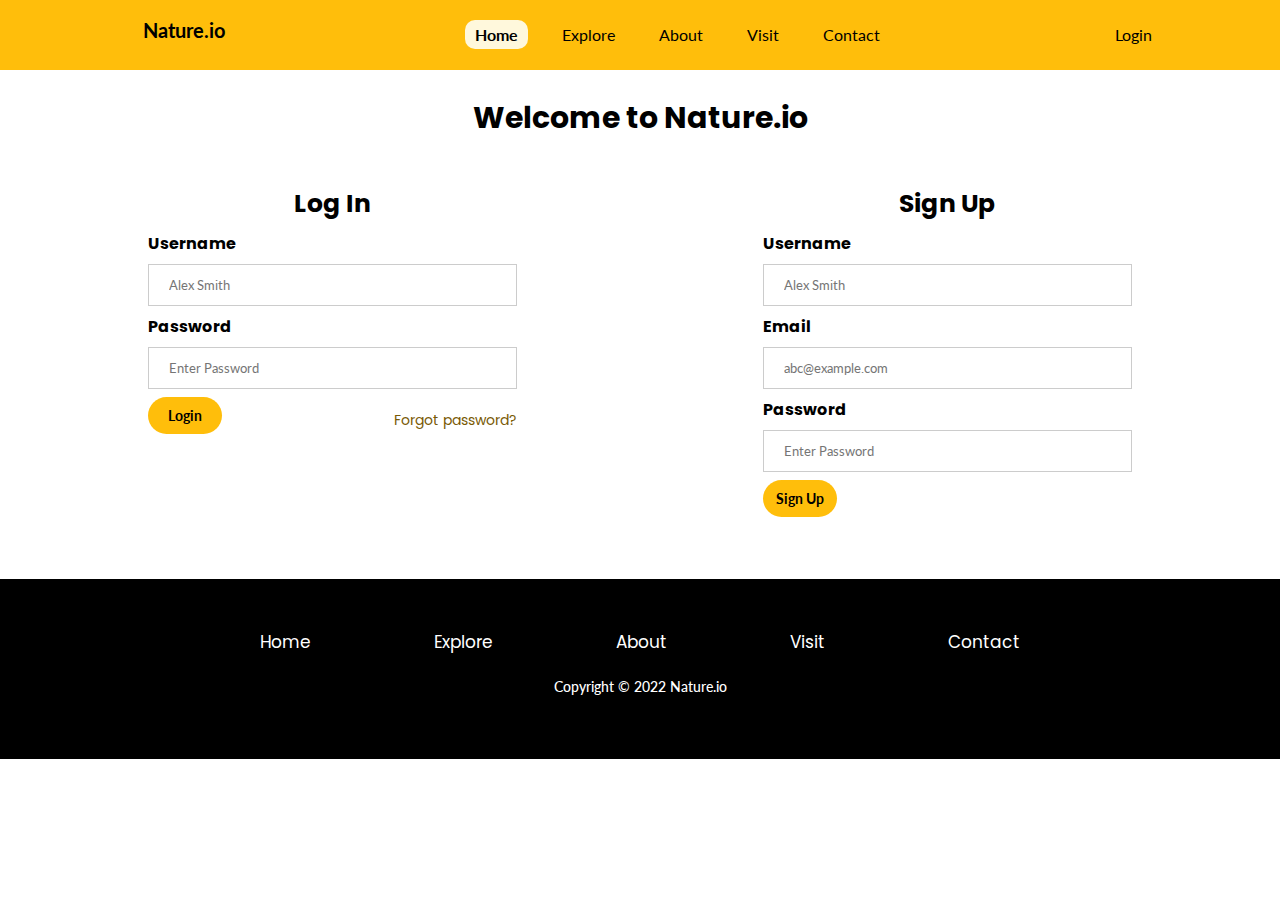
<file: index.html>
<!DOCTYPE html>
<html>
  <head>
    <meta charset="utf-8">
    <meta name="viewport" content="width=device-width, initial-scale=1">
    <link rel="preconnect" href="https://fonts.googleapis.com">
    <link rel="preconnect" href="https://fonts.gstatic.com" crossorigin>
    <link href="https://fonts.googleapis.com/css2?family=Lato&family=Poppins&display=swap" rel="stylesheet">    
    <link rel="stylesheet" type="text/css" href="styles.css">
    <script src="script.js"></script>
    <title>Nature.io</title>
  </head>

  <body>
    <!-- nav bar -->
    <div class="nav">
      <div id="nav_container">
        <h3 class = logo>Nature.io</h3>
        <ul>
          <li><a class="active" href="#">Home</a></li>
          <li><a href="explore.html">Explore</a></li>
          <li><a href="about.html">About</a></li>
          <li><a href="visit.html">Visit</a></li>
          <li><a href="contact.html">Contact</a></li>
        </ul>
        <a class="login" href="#">Login</a>
      </div>
    </div>

    <!-- main section -->
    <div class = "main">
      <h1 class = "title">Welcome to Nature.io</h1>
      <!-- forms -->
      <div class="container"> 
      <form>
        <h2>Log In</h2>
        <div class="container_form">
          <label for="uname"><b>Username</b></label>
          <input type="text" placeholder="Alex Smith" name="uname" required>
          <br>
          <label for="psw"><b>Password</b></label>
          <input type="password" placeholder="Enter Password" name="psw" required>
          <br>
          <button type="submit" class = "submit_button">Login</button>
          <a class="forgot" href = "#">Forgot password?</a>
        </div>
      </form>

      <form>
        <h2>Sign Up</h2>
        <div class="container_form">
          <label for="uname"><b>Username</b></label>
          <input type="text" placeholder="Alex Smith" name="uname" required>
          <br>
          <label for="email"><b>Email</b></label>
          <input type="text" placeholder="abc@example.com" name="email" required>
          <br>
          <label for="psw"><b>Password</b></label>
          <input type="password" placeholder="Enter Password" name="psw" required>
          <br>
          <button type="submit" class = "submit_button">Sign Up</button>
        </div>
      </form>
    </div>
    </div>

    <!-- footer -->
    <footer>
      <ul class="footer-menu">
        <li><a href="index.html">Home</a></li>
        <li><a href="explore.html">Explore</a></li>
        <li><a href="about.html">About</a></li>
        <li><a href="visit.html">Visit</a></li>
        <li><a href="contact.html">Contact</a></li>
      </ul>
      <p> Copyright © 2022 Nature.io</p>
  </footer>
      
  </body>
</html>
</file>
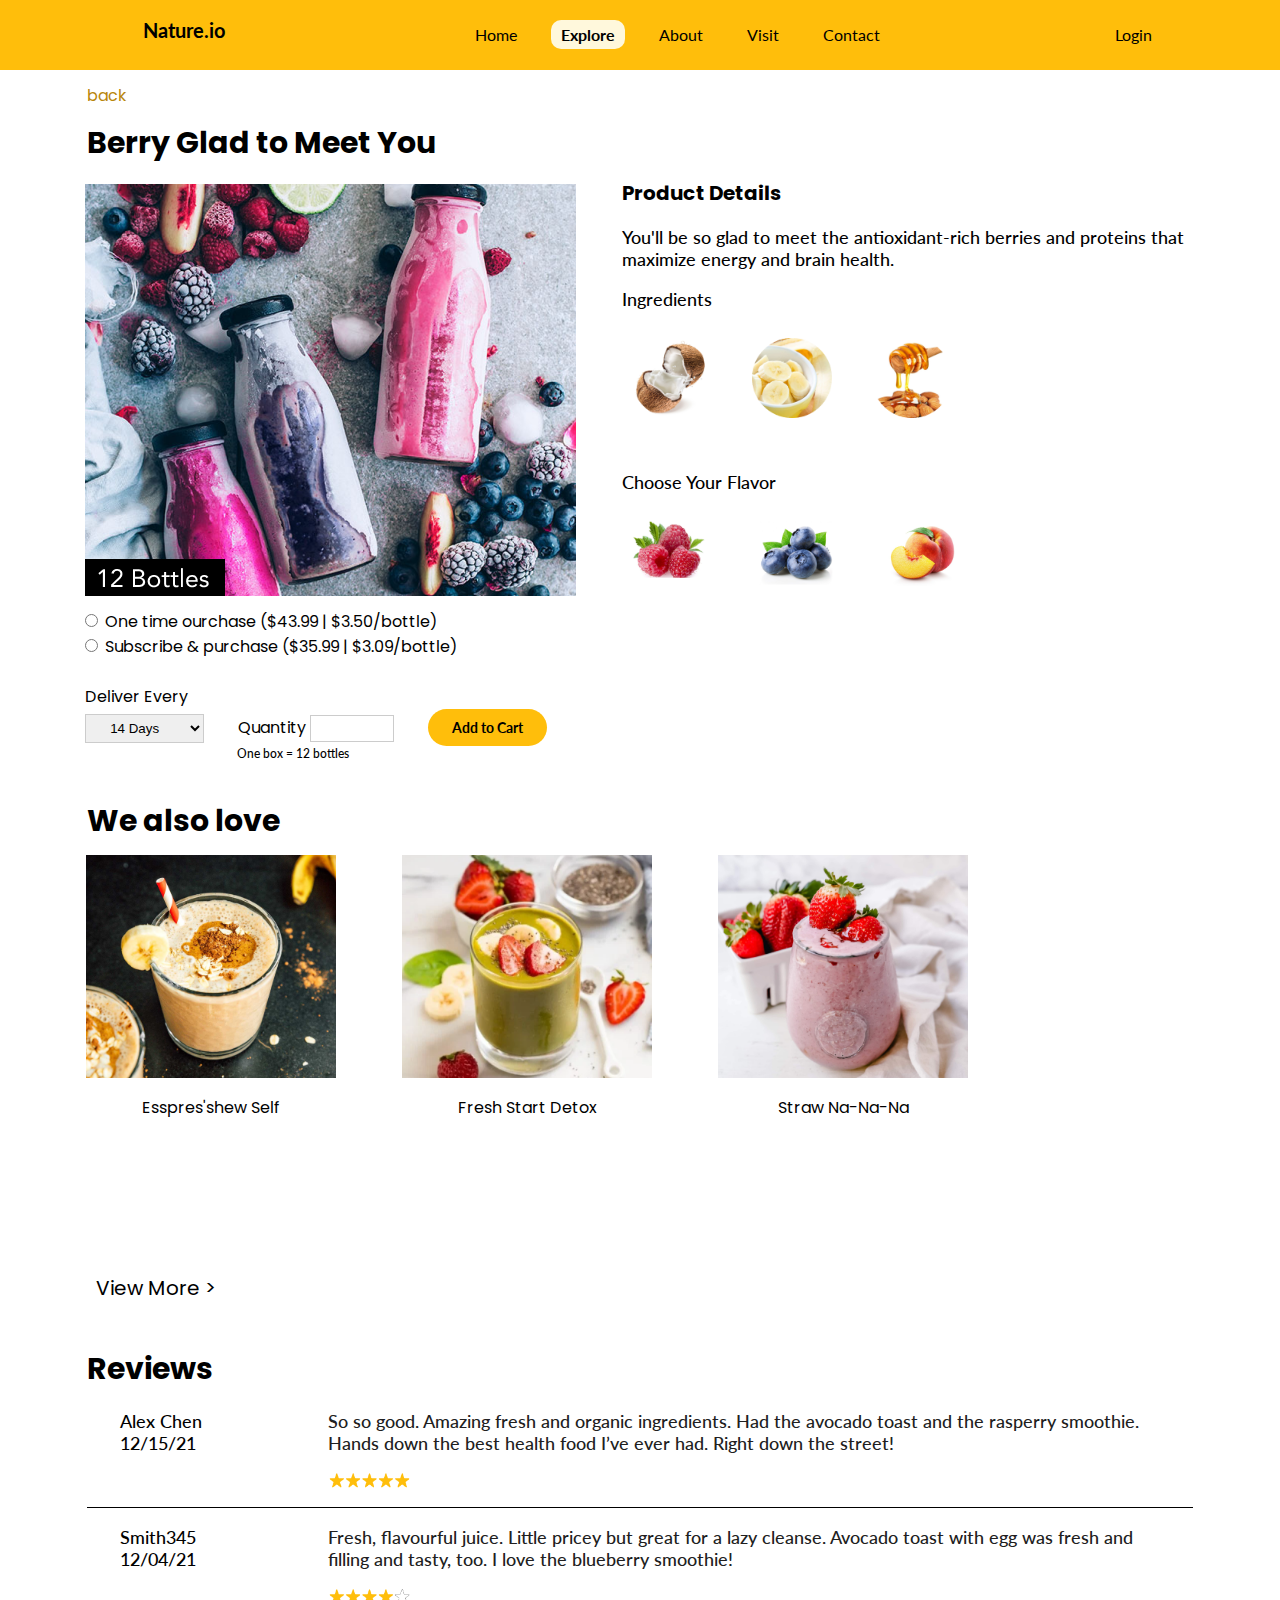
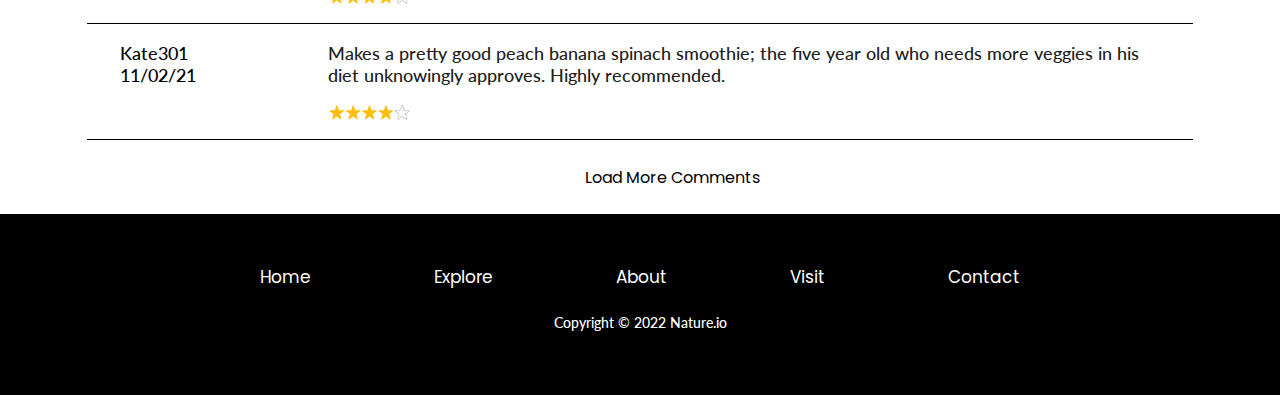
<file: berry.html>
<!DOCTYPE html>
<html>
  <head>
    <meta charset="utf-8">
    <meta name="viewport" content="width=device-width, initial-scale=1">
    <link rel="preconnect" href="https://fonts.googleapis.com">
    <link rel="preconnect" href="https://fonts.gstatic.com" crossorigin>
    <link href="https://fonts.googleapis.com/css2?family=Lato&family=Poppins&display=swap" rel="stylesheet">    
    <link rel="stylesheet" type="text/css" href="styles.css">
    <script src="script.js"></script>

    <title>Nature.io</title>
  </head>

  <body>
    <!-- nav bar -->
    <div class="nav">
      <div id="nav_container">
        <h3 class = logo>Nature.io</h3>
        <ul>
          <li><a href="index.html">Home</a></li>
          <li><a class="active" href="explore.html">Explore</a></li>
          <li><a href="about.html">About</a></li>
          <li><a href="visit.html">Visit</a></li>
          <li><a href="contact.html">Contact</a></li>
        </ul>
        <a class="login" href="#">Login</a>
      </div>
    </div>

    <!-- main section -->
    <div class = "main">
        <a href="explore.html" class="back">back</a>
        <h1>Berry Glad to Meet You</h1>
        <div class = "container"> 
        <!-- <img src="images/rating.png" width="5%"> -->
        <!-- column for image -->
        <div class="left_column">
            <img id="active_sel" src="images/product_img.png" alt="product image" >
            <!-- <img data-image="blueSmoothie" src="images/blueSmoothie.png" alt="blueberry flavored">
            <img data-image="peachSmothie" src="images/peachSmoothie.png" alt="peach flavored"> -->
            <form class="purchase_form">
                <input type="radio" id="one_time" name="purchase_option" value="One time purchase">
                <label for="one_time">One time ourchase ($43.99 | $3.50/bottle)</label><br>
                <input type="radio" id="subscribe" name="purchase_option" value="Subscribe & purchase">
                <label for="subscribe">Subscribe & purchase ($35.99 | $3.09/bottle)</label><br>
                <br>
                <label for="delivery">Deliver Every</label>
                <br>
                <select id="delivery" name="delivery">
                    <option value="14">14 Days</option>
                    <option value="30">30 Days</option>
                    <option value="60">60 Days</option>
                </select>
                
                <label for="quantity">Quantity</label>
                <input type="number" id="quantity" name="quantity" min="1">                
                <input type="submit" class = "submit_button" value="Add to Cart">
            </form>   
            <p class = "note">One box = 12 bottles</p>
        </div>
        <div class="right_column">
            <div class="product-description">
                <h3>Product Details</h3>
                <p>You'll be so glad to meet the antioxidant-rich berries 
                    and proteins that maximize energy and brain health.
                </p>
                <!-- ingredients -->
                <div class="ingredients">
                    <p>Ingredients</p>
                    <div class="column">
                      <img src="images/ing2.png" alt="coconut" width="80%">
                    </div>
                    <div class="column">
                      <img src="images/ing3.png" alt="banana" width="80%">
                    </div>
                    <div class="column">
                        <img src="images/ing4.png" alt="honey" width="80%">
                      </div>
                </div>
                <br><br><br><br><br>
                <!-- flavors -->
                <div class="flavors">
                    <p>Choose Your Flavor</p>
                    <div class="column">
                      <img class="f_option" src="images/raspberry.png" alt="raspberry" onclick="changeImage('raspberry',1)" width="70%">
                    </div>
                    <div class="column">
                      <img class="f_option" src="images/blueberry.png" alt="blueberry" onclick="changeImage('blueberry',2)" width="70%">
                    </div>
                    <div class="column">
                      <img class="f_option" src="images/peach.png" alt="Peach" onclick="changeImage('peach',3)" width="70%">
                    </div>
                </div>
            </div>
            </div>
        </div>
        <!-- we also love section -->
        <div class = "more"> 
            <h1>We also love</h1>
            <div class="gallery more_product">
                <div class = "box"> 
                    <div class="image">
                        <a href="#">
                            <img src="images/2.png" alt="smoothie" width="250" height="223.16">
                        </a>
                        <div class="desc">Esspres'shew Self</div>
                    </div>
                </div>
        
                <div class = "box"> 
                    <div class="image">
                        <a href="#">
                            <img src="images/3.png" alt="smoothie" width="250" height="223.16">
                        </a>
                        <div class="desc">Fresh Start Detox</div>
                    </div>
                </div>
        
                <div class = "box"> 
                    <div class="image">
                        <a href="#">
                            <img src="images/4.png" alt="smoothie" width="250" height="223.16">
                        </a>
                        <div class="desc">Straw Na-Na-Na</div>
                    </div>
                </div>
                <div class = "box"> 
                    <div class="image">
                        <div class="desc view_more"><a href="explore.html">View More ></a></div>
                    </div>
                </div>
                </div>
            </div>
            <div class="clearfix"></div>
            <div class="reviews">
                <h1>Reviews</h1>
                <div class="container">
                    <!-- user -->
                    <div class="r_left_col">
                        <p class="user">
                            Alex Chen<br>
                            12/15/21
                        </p>
                    </div>
                    <!-- comment -->
                    <div class="r_right_col">
                        <p class="comment">So so good. Amazing fresh and organic ingredients. Had the avocado toast and the rasperry smoothie. Hands down the best health food I’ve ever had. Right down the street!</p>
                        <img src="images/5stars.png">
                    </div>
                </div>
                <div class="container">
                    <!-- user -->
                    <div class="r_left_col">
                        <p class="user">
                            Smith345<br>
                            12/04/21
                        </p>
                    </div>
                    <!-- comment -->
                    <div class="r_right_col">
                        <p class="comment">Fresh, flavourful juice. Little pricey but great for a lazy cleanse. Avocado toast with egg was fresh and filling and tasty, too. I love the blueberry smoothie!</p>
                        <img src="images/rating.png">
                    </div>
                </div>
                <div class="container">
                    <!-- user -->
                    <div class="r_left_col">
                        <p class="user">
                            Kate301<br>
                            11/02/21
                        </p>
                    </div>
                    <!-- comment -->
                    <div class="r_right_col">
                        <p class="comment">Makes a pretty good peach banana spinach smoothie; the five year old who needs more veggies in his diet unknowingly approves. Highly recommended.</p>
                        <img src="images/rating.png">
                    </div>
                </div>
                <br>
                <a href="#" class="more_comments">Load More Comments</a>
            </div>
        </div>
    </div>

    <!-- footer -->
    <footer>
      <ul class="footer-menu">
        <li><a href="index.html">Home</a></li>
        <li><a href="explore.html">Explore</a></li>
        <li><a href="about.html">About</a></li>
        <li><a href="visit.html">Visit</a></li>
        <li><a href="contact.html">Contact</a></li>
      </ul>
      <p> Copyright © 2022 Nature.io</p>
  </footer>
      
  </body>
</html>
</file>
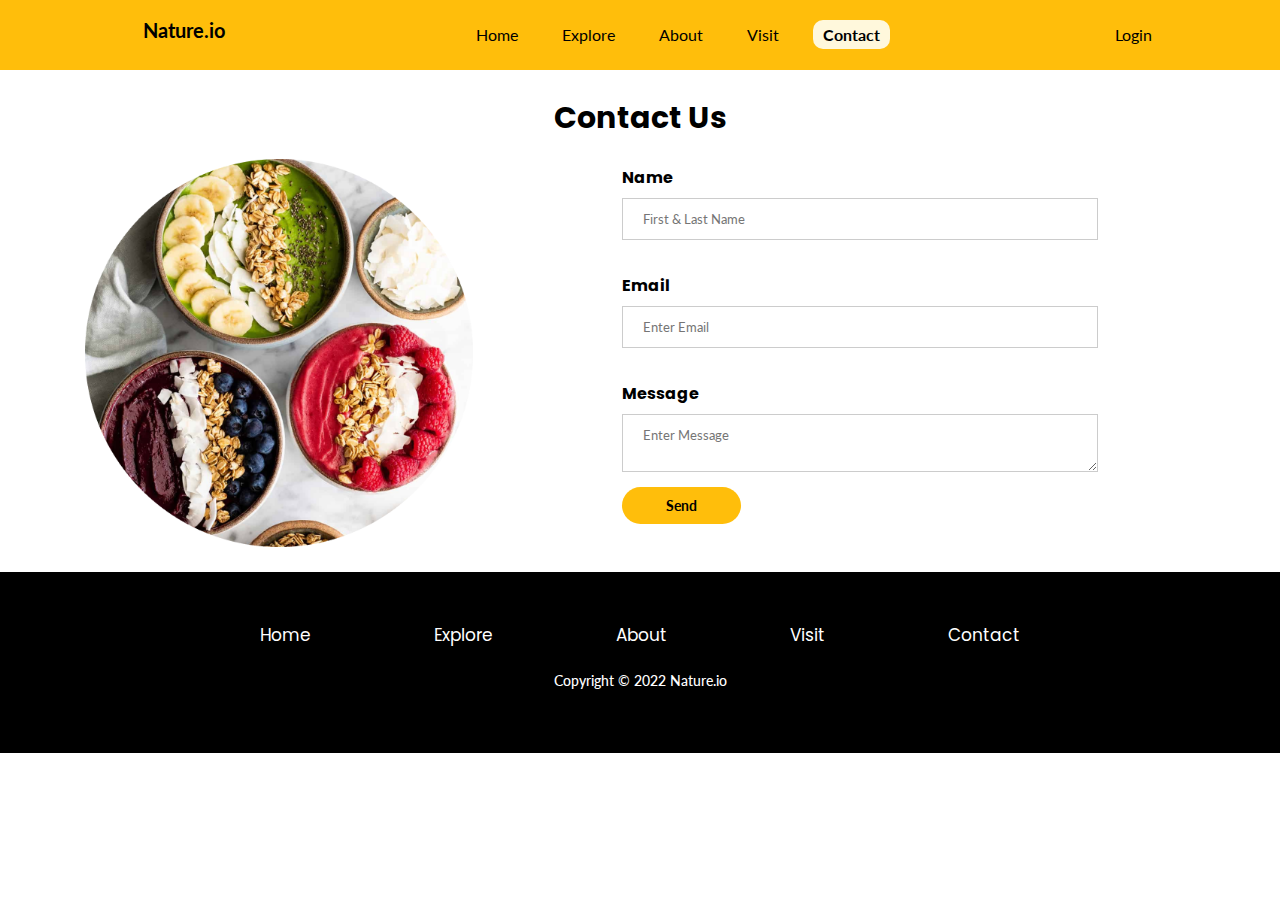
<file: contact.html>
<!DOCTYPE html>
<html>
  <head>
    <meta charset="utf-8">
    <meta name="viewport" content="width=device-width, initial-scale=1">
    <link rel="preconnect" href="https://fonts.googleapis.com">
    <link rel="preconnect" href="https://fonts.gstatic.com" crossorigin>
    <link href="https://fonts.googleapis.com/css2?family=Lato&family=Poppins&display=swap" rel="stylesheet">    
    <link rel="stylesheet" type="text/css" href="styles.css">
    <script src="script.js"></script>
    <title>Nature.io</title>
  </head>

  <body>
    <!-- nav bar -->
    <div class="nav">
      <div id="nav_container">
        <h3 class = logo>Nature.io</h3>
        <ul>
          <li><a href="index.html">Home</a></li>
          <li><a href="explore.html">Explore</a></li>
          <li><a href="about.html">About</a></li>
          <li><a href="visit.html">Visit</a></li>
          <li><a class="active" href="contact.html">Contact</a></li>
        </ul>
        <a class="login" href="#">Login</a>
      </div>
    </div>

    <!-- main section -->
    <div class = "main">
      <h1 class = "title">Contact Us</h1>
      <!-- form -->
      <div class="container"> 
        <div class="left_column">
            <img class="contact_img" src="images/contact.png">
        </div>
        <div class="right_column"> 
        <form class="contact"> 
            <label for="uname"><b>Name</b></label>
            <br>
            <input type="text" placeholder="First & Last Name" name="uname" required>
            <br><br>
            <label for="email"><b>Email</b></label><br> 
            <input type="text" placeholder="Enter Email" name="email" required>
            <br><br>
            <label for="message"><b>Message</b></label>
            <br>
            <textarea id="message" placeholder="Enter Message" name="message" required></textarea>
            <br>
            <button type="submit" class = "submit_button">Send</button>
        </form>
        </div>
    </div>
    </div>

    <!-- footer -->
    <footer>
      <ul class="footer-menu">
        <li><a href="index.html">Home</a></li>
        <li><a href="explore.html">Explore</a></li>
        <li><a href="about.html">About</a></li>
        <li><a href="visit.html">Visit</a></li>
        <li><a href="contact.html">Contact</a></li>
      </ul>
      <p> Copyright © 2022 Nature.io</p>
  </footer>
      
  </body>
</html>
</file>
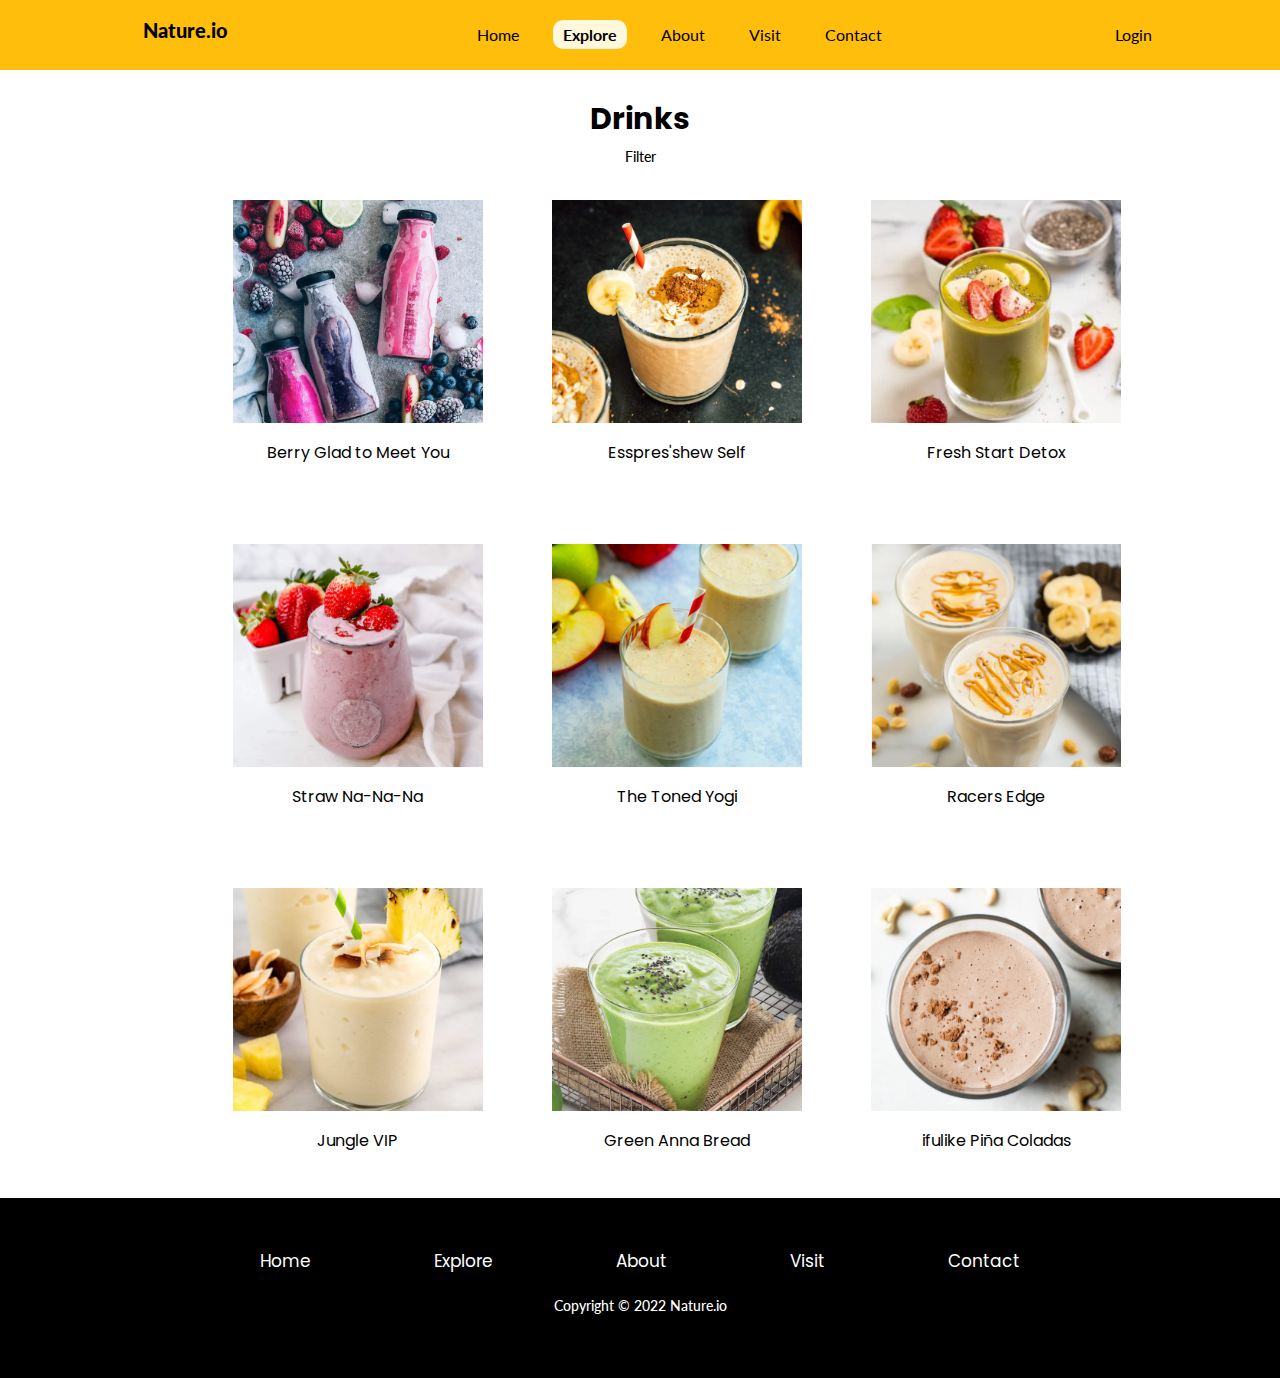
<file: explore.html>
<!DOCTYPE html>
<html>
  <head>
    <meta charset="utf-8">
    <meta name="viewport" content="width=device-width, initial-scale=1">
    <link rel="preconnect" href="https://fonts.googleapis.com">
    <link rel="preconnect" href="https://fonts.gstatic.com" crossorigin>
    <link href="https://fonts.googleapis.com/css2?family=Lato&family=Poppins&display=swap" rel="stylesheet">    
    <link rel="stylesheet" type="text/css" href="styles.css">
    <script src="script.js"></script>
    <title>Nature.io</title>
  </head>

  <body>
    <!-- nav bar -->
    <div class="nav">
      <div id="nav_container">
        <h3 class = logo><a href="index.html">Nature.io</a></h3>
        <ul>
          <li><a href="index.html">Home</a></li>
          <li><a class="active"  href="explore.html">Explore</a></li>
          <li><a href="about.html">About</a></li>
          <li><a href="visit.html">Visit</a></li>
          <li><a href="contact.html">Contact</a></li>
        </ul>
        <a class="login" href="#">Login</a>
      </div>
    </div>

    
    <!-- main section --> 
    <div class="main_exp">
    <h1>Drinks</h1>
    <p>Filter</p>
    <div class="gallery">
        <div class = "box"> 
            <div class="image">
                <a href="berry.html">
                    <img src="images/1.png" alt="smoothie" width="250" height="223.16">
                </a>
                <div class="desc">Berry Glad to Meet You</div>
            </div>
        </div>
      
        <div class = "box"> 
            <div class="image">
                <a href="#">
                    <img src="images/2.png" alt="smoothie" width="250" height="223.16">
                </a>
                <div class="desc">Esspres'shew Self</div>
            </div>
        </div>

        <div class = "box"> 
            <div class="image">
                <a href="#">
                    <img src="images/3.png" alt="smoothie" width="250" height="223.16">
                </a>
                <div class="desc">Fresh Start Detox</div>
            </div>
        </div>

        <div class = "box"> 
            <div class="image">
                <a href="#">
                    <img src="images/4.png" alt="smoothie" width="250" height="223.16">
                </a>
                <div class="desc">Straw Na-Na-Na</div>
            </div>
        </div>
        <div class = "box"> 
            <div class="image">
                <a href="#">
                <img src="images/5.png" alt="smoothie" width="250" height="223.16">
                </a>
                <div class="desc">The Toned Yogi</div>
            </div>
        </div>
        <div class = "box"> 
            <div class="image">
                <a href="#">
                    <img src="images/6.png" alt="smoothie" width="250" height="223.16">
                </a>
                <div class="desc">Racers Edge</div>
            </div>
        </div>
        <div class = "box"> 
            <div class="image">
                <a href="#">
                <img src="images/7.png" alt="smoothie" width="250" height="223.16">
                </a>
                <div class="desc">Jungle VIP</div>
            </div>
        </div>
        <div class = "box"> 
            <div class="image">
                <a href="#">
                <img src="images/8.png" alt="smoothie" width="250" height="223.16">
                </a>
                <div class="desc">Green Anna Bread</div>
            </div>
        </div>
        <div class = "box"> 
            <div class="image">
                <a href="#">
                <img src="images/9.png" alt="smoothie" width="250" height="223.16">
                </a>
                <div class="desc">ifulike Piña Coladas</div>
            </div>
        </div>
        </div>
    </div>
    <div class="clearfix"></div>

    <!-- footer -->
    <footer>
      <ul class="footer-menu">
        <li><a href="index.html">Home</a></li>
        <li><a class="active" href="explore.html">Explore</a></li>
        <li><a href="about.html">About</a></li>
        <li><a href="visit.html">Visit</a></li>
        <li><a href="contact.html">Contact</a></li>
      </ul>
      <p> Copyright © 2022 Nature.io</p>
  </footer>
      
  </body>
</html>
</file>
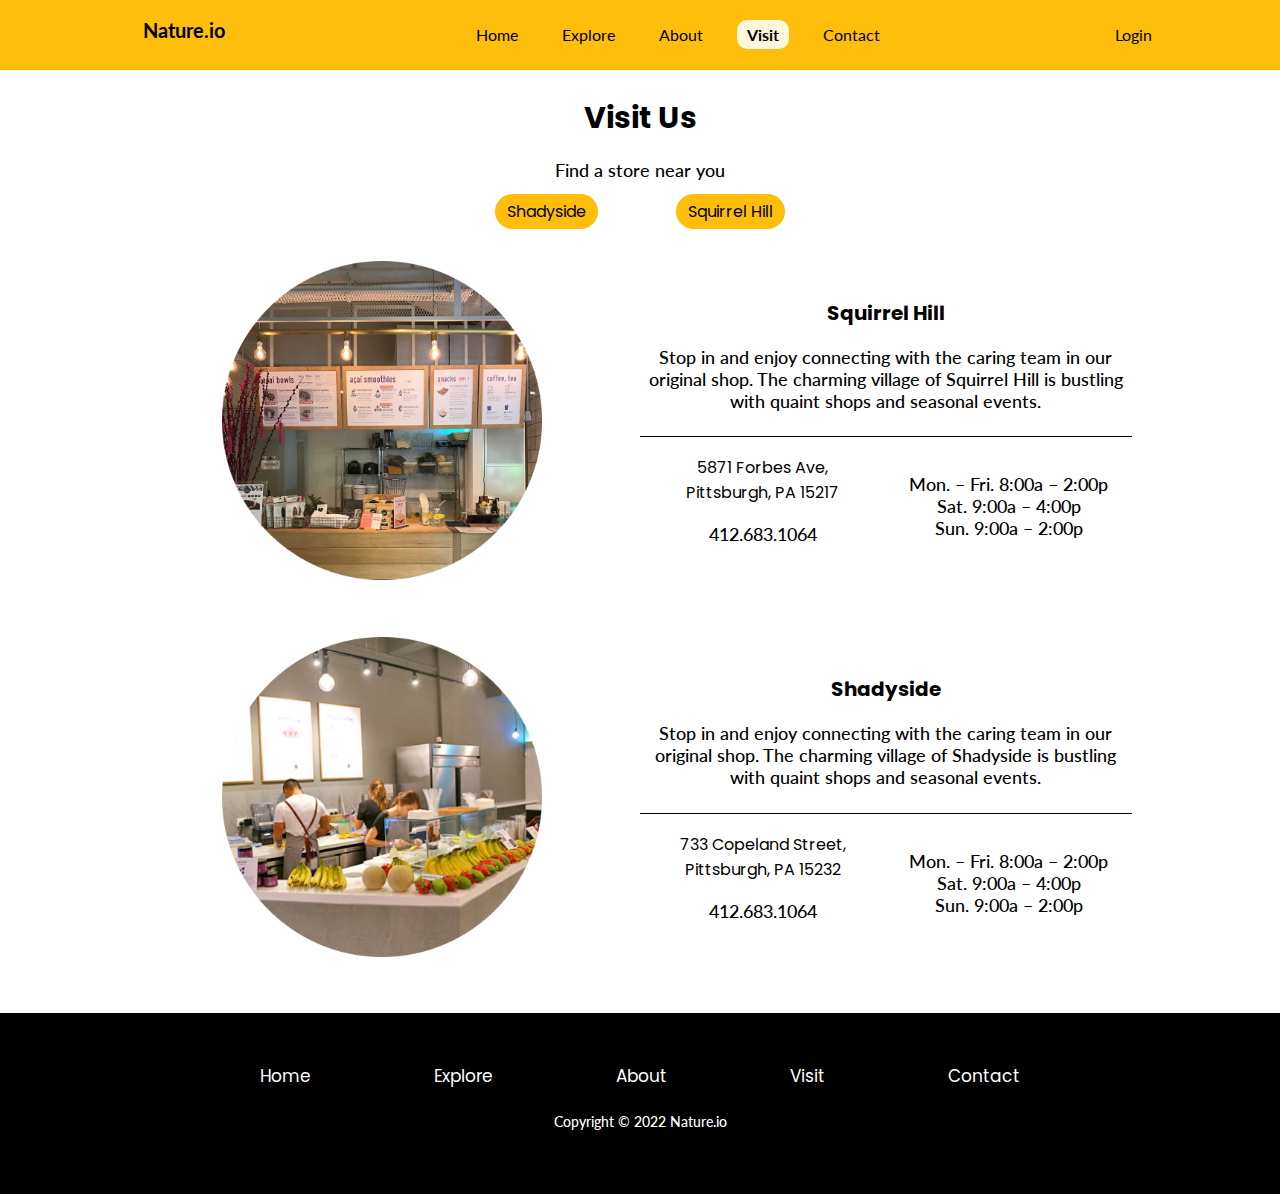
<file: visit.html>
<!DOCTYPE html>
<html>
  <head>
    <meta charset="utf-8">
    <meta name="viewport" content="width=device-width, initial-scale=1">
    <link rel="preconnect" href="https://fonts.googleapis.com">
    <link rel="preconnect" href="https://fonts.gstatic.com" crossorigin>
    <link href="https://fonts.googleapis.com/css2?family=Lato&family=Poppins&display=swap" rel="stylesheet">    
    <link rel="stylesheet" type="text/css" href="styles.css">
    <script src="script.js"></script>
    <title>Nature.io</title>
  </head>

  <body>
    <!-- nav bar -->
    <div class="nav">
      <div id="nav_container">
        <h3 class = logo>Nature.io</h3>
        <ul>
          <li><a href="index.html">Home</a></li>
          <li><a href="explore.html">Explore</a></li>
          <li><a href="about.html">About</a></li>
          <li><a class="active" href="visit.html">Visit</a></li>
          <li><a href="contact.html">Contact</a></li>
        </ul>
        <a class="login" href="#">Login</a>
      </div>
    </div>

    <!-- main section -->
    <div class = "main">
        <h1 class = "title">Visit Us</h1>
        <div class="visit_subtitle">
            <p>Find a store near you</p>
            <span class="store_map"><a href="https://goo.gl/maps/UjUQhKdJDNpJbV3T6" target="_blank">Shadyside</a></span>
            <span class="store_map"><a href="https://g.page/cleanjuiceeastliberty?share" target="_blank">Squirrel Hill</a></span>
        </div>
       
        <div class="container visit"> 
            <div class="v_left_column">
                <img class="contact_img" src="images/squirrel.png">
            </div>
            <div class="v_right_column"> 
                <h3>Squirrel Hill</h3>
                <p class="descrip">Stop in and enjoy connecting with the caring team in our original shop. The charming village of Squirrel Hill is bustling with quaint shops and seasonal events.</p>
                <div class="container"> 
                <div class="a_left_col"> 
                    <a class="address" href="#">5871 Forbes Ave,<br> 
                    Pittsburgh, PA 15217</a>
                    <p>412.683.1064</p>
                </div>
                <div class="a_right_col"> 
                    <p>Mon. – Fri. 8:00a – 2:00p<br>
                        Sat. 9:00a – 4:00p<br>
                        Sun. 9:00a – 2:00p<br></p>
                </div>
                </div>
            </div>
        </div>
        <div class="container visit"> 
            <div class="v_left_column">
                <img class="contact_img" src="images/shadyside.png">
            </div>
            <div class="v_right_column"> 
                <h3>Shadyside</h3>
                <p class="descrip">Stop in and enjoy connecting with the caring team in our original shop. The charming village of Shadyside is bustling with quaint shops and seasonal events.</p>
                <div class="container"> 
                <div class="a_left_col"> 
                    <a class="address" href="#">733 Copeland Street,<br>
                        Pittsburgh, PA 15232</a>
                    <p>412.683.1064</p>
                </div>
                <div class="a_right_col"> 
                    <p>Mon. – Fri. 8:00a – 2:00p<br>
                        Sat. 9:00a – 4:00p<br>
                        Sun. 9:00a – 2:00p<br></p>
                </div>
                </div>
            </div>
        </div>
    </div>

    <!-- footer -->
    <footer>
      <ul class="footer-menu">
        <li><a href="index.html">Home</a></li>
        <li><a href="explore.html">Explore</a></li>
        <li><a href="about.html">About</a></li>
        <li><a href="visit.html">Visit</a></li>
        <li><a href="contact.html">Contact</a></li>
      </ul>
      <p> Copyright © 2022 Nature.io</p>
  </footer>
      
  </body>
</html>
</file>
<file: styles.css>
body {
    width: 100%;
    margin: 0;
    padding: 0;
    font-family: 'Poppins', sans-serif;
}
h1{
    font-size: 30px;
}
h2{
    font-size:25px;
    margin:0;
}
h3{
    font-size:20px;
    margin:0;
}
p{
    font-family: 'Lato', sans-serif;
    font-size:18px;
    font-weight: 500;
}

/* navigation bar */
.logo {
    float: left;
    line-height: 30px;
    margin:1.5%;
}
.logo a{
    text-decoration: none;
    color:black;
    font-size: 20px;
    font-family: 'Lato', sans-serif;    
    font-weight:900;
}

#nav_container {
    width: 80%;
    margin: 0 auto;
    height: 70px;
}

.nav {
    background-color: #FFBE0B;
    text-align:center;
    font-family: 'Lato', sans-serif;   
}

.login {
    float:right;
    color:black;
    font-size: 16px;
    text-decoration: none;
    line-height: 70px;
}
.nav ul {
    padding: 0px;
    margin: 0px;
    text-align: center;
    display:inline-block;
    vertical-align:top;
}
.nav li {
    list-style-type: none;
    padding: 0px;
    height: 24px;
    margin: 4px 10px;
    /* margin-bottom: 4px; */
    display: inline;
}
.nav li a {
    color: black;
    font-size: 16px;
    text-decoration: none;
    line-height: 70px;
    padding: 5px 10px;
}
.nav .active {
    font-weight:bold;
    background:cornsilk;
    border-color: cornsilk;
    border-radius: 10px;
}
/* home */
.title {
    text-align: center;
    margin:0 auto;
    padding-top: 1%;

}
form {
    margin:2% auto;
    margin-bottom: 4%;
    width: 30%;
}

form h2{
    text-align: center;
    margin: 2% auto;
}
/* referenced https://www.w3schools.com/howto/howto_css_login_form.asp  */
input[type=text], input[type=password] {
    font-family: 'Lato', sans-serif;
    color:rgb(56, 54, 54);
    width: 100%;
    padding: 12px 20px;
    margin: 8px 0;
    display: inline-block;
    border: 1px solid #ccc;
    box-sizing: border-box;
}
.submit_button {
    font-family: 'Lato', sans-serif;
    font-weight:bold;
    font-size: 14px;
    background-color: #FFBE0B;
    color: black;
    border-radius: 20px;
    padding: 10px;
    border: none;
    width: 20%;
    margin:auto;
    text-align: center;
}
.submit_button:hover {
    opacity: 0.8;
    cursor: pointer;
}

.forgot {
    float:right;
    font-size: 14px;
    margin: 13px auto;
    color:#795a05;
    text-decoration: none;
}
/* drinks */
div.gallery {
    margin:0 auto;
    margin-left: 15.5%;
    text-align:center;
    width:90%;
}
div.more_product {
    margin-left: 2.2%;
}
.main_exp{
    text-align: center;
}
.main_exp h1{
    margin-top: 2%;
    margin-bottom: 0.5%;
}
.main_exp p{
    font-size: 14px;
    margin: 0 auto;
}
.box {
    padding: 3%;
    float: left;
}
/* from w3school */
.clearfix:after {
    content: "";
    display: table;
    clear: both;
    /* margin:0 auto; */
}

.desc {
    padding: 10px;
}
/* product details page */
.main{
    margin: 1% 2%;
}
.main h1{
    margin: 1% 5%;
}
.back{
    text-decoration: none;
    color:darkgoldenrod;
    margin: 0% 5%;
}
.container{
    display: flex;
}
/* Columns */
.left_column {
    width: 50%;
    position: relative;
}

.left_column img {
    /* width: 100%; */
    /* position: absolute; */
    margin:1% 10%;
    /* transition: all 0.3s ease; */
}

.right_column {
    width: 50%;
    margin-right: 3%;
    /* margin-top: 60px; */
}

.product-description{
    margin-top:0;
}
.column {
    float: left;
    padding: 10px;
  }

.flavors img:hover{
    opacity: 0.8;
    cursor: pointer;
}
.flavors::after {
    content: "";
    clear: both;
    display: table;
}
.purchase_form{
    margin-top:0;
    margin-left:10%;
    width:100%;
    margin-bottom: 0;
}


select,input[type=number] {
    width: 20%;
    padding: 5px 20px;
    margin-right: 5%;
    border: 1px solid #ccc;
}
input[type=number]{
    width:7%;
}
input[type=radio],label[for=one_time], label[for=subscribe] {
    margin-left:-8px;
}

.note {
    /* float:right; */
    margin:0;
    padding:0;
    margin-left:35.5%;
    font-size: 12px;
}
.more {
    margin-top: 3%;
}
.more .box{
    padding-top: 1%;
}
.more h1{
    margin-bottom: 0%;
}
.view_more a{
    text-decoration: none;
    color:black;
    font-size: 20px;
}
.view_more {
    padding-top:70%;
    /* margin-top:10%; */
}
/* reviews */
.reviews{
    margin:0 5%;
    margin-bottom: 2%;
}
.reviews h1{
    margin:0;
}
.reviews .container{
    padding-bottom: 10px;
    border-bottom:0.5px solid black;
}
.r_left_col {
    width: 20%;
    margin-left: 3%;
}

.r_right_col {
    width: 80%;
    margin-right: 3%;
}
.r_right_col img{
    width:10%;
    margin:0;
    padding:0;
}
.comment{
    color:rgb(32, 32, 32);
    font-weight: 200px;
} 
.more_comments{
    text-decoration: none;
    color:black;
    margin-top: 5%;
    margin-left: 45%;
}
/* contact form */
.contact{
    width: 100%
}
.contact input[type=text]{
    width:80%
}
.contact_img{
    width:65%;
}
textarea{
    font-family: 'Lato', sans-serif;
    color:rgb(56, 54, 54);
    width: 80%;
    padding: 12px 20px;
    margin: 8px 0;
    display: inline-block;
    border: 1px solid #ccc;
    box-sizing: border-box;
}
/* visit us */
.visit{
    margin:3% auto;
}
.store_map{
    padding:0 3%;
}
.store_map a{
    text-decoration: none;
    color:black;
    background:#FFBE0B;
    padding:0.5% 1%;
    border-radius: 20px;
}
.visit_subtitle{
    margin:0 auto;
    text-align: center;
}
.v_left_column {
    width: 50%;
    position: relative;
}

.v_left_column img {
    margin:0 40%;
}

.v_right_column {
    text-align: center;
    width: 50%;
    margin:3% 10%;
    /* margin-top: 60px; */
}
.v_right_column .descrip {

    padding-bottom: 5%;
    border-bottom:0.5px solid black; 
}
.a_left_col {
    width: 50%;
}
.a_right_col {
    width: 50%;
}
.a_left_col a{
    text-decoration: none;
    color:black;
}
/* footer */
footer {
    font-family: 'Poppins', sans-serif;
    text-align: center;
    font-size: 17px;
    color:#ffffff;
    background-color:black;
    padding:50px;
    /* padding-bottom: 2%; */
}
footer p{
    font-size: 14px;
}

footer ul {
    padding: 0px;
    margin: 0px;
    margin-bottom: 2%;
    /* margin */
    text-align: center;
}
footer li {
    list-style-type: none;
    padding: 5%;
    display: inline;
}
footer a {
    text-decoration: none;
    color:#FFFFFF;
}
a:hover{
    color:#FFBE0B;
}
</file>
